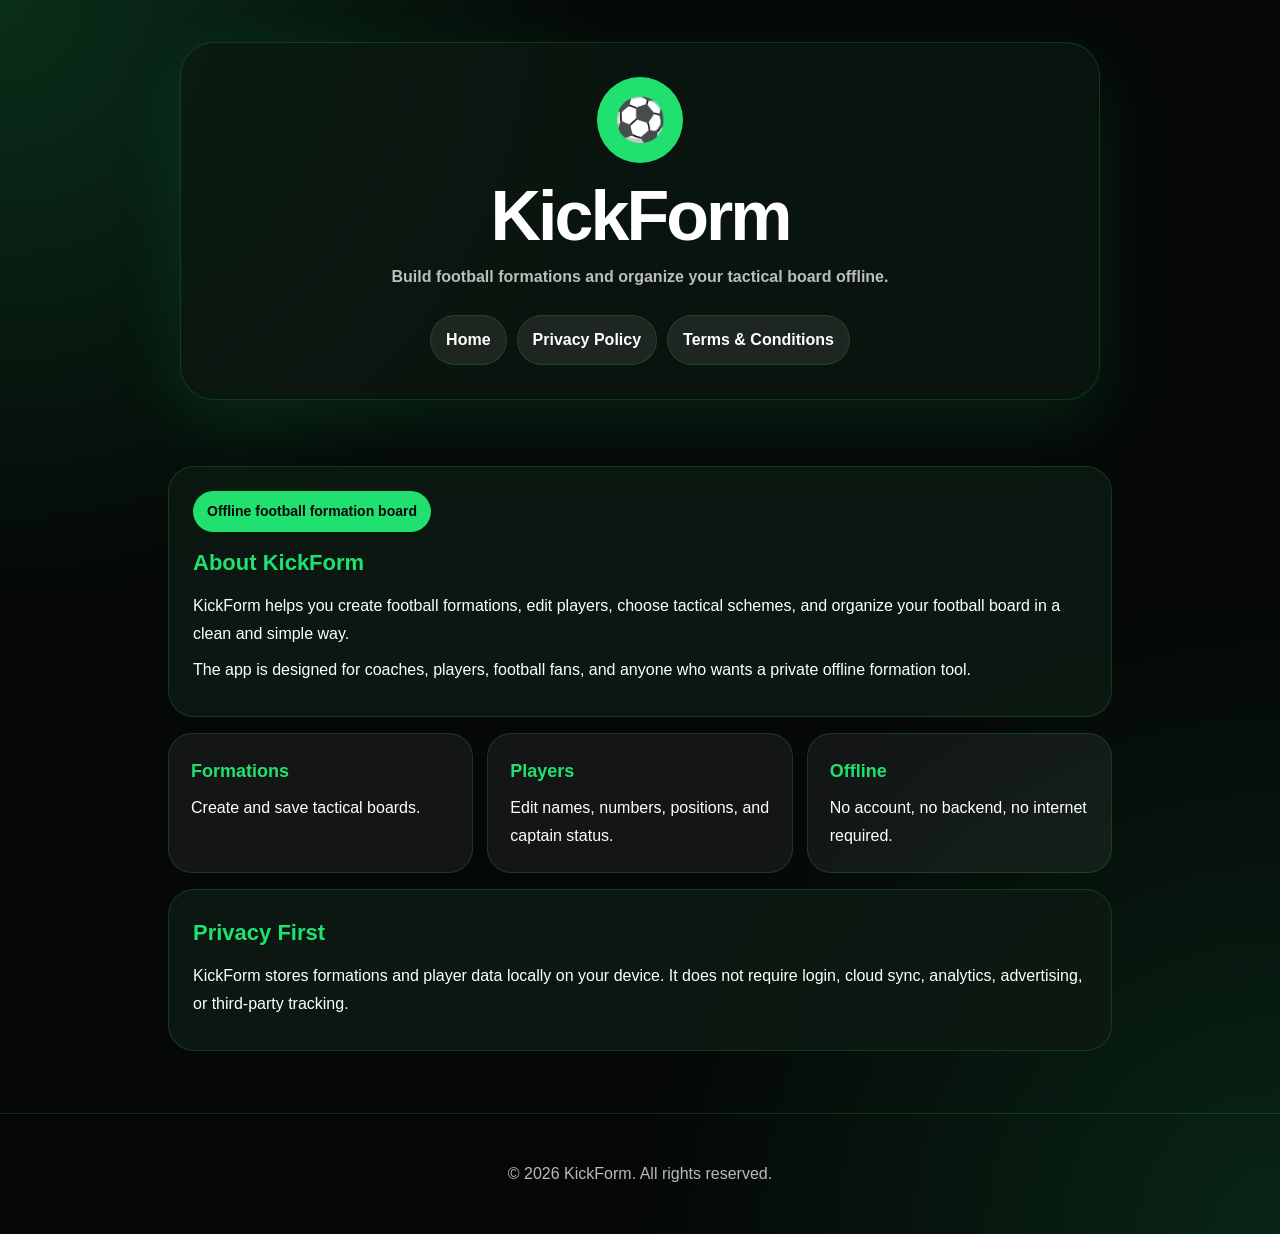
<file: docs/index.html>
<!DOCTYPE html>
<html lang="en">
<head>
    <meta charset="UTF-8" />
    <meta name="viewport" content="width=device-width, initial-scale=1.0" />
    <title>KickForm</title>
    <link rel="stylesheet" href="styles.css" />
</head>
<body>
<header>
    <div class="hero">
        <div class="logo-mark">⚽</div>
        <h1>KickForm</h1>
        <p>Build football formations and organize your tactical board offline.</p>
        <nav>
            <a href="index.html">Home</a>
            <a href="privacy-policy.html">Privacy Policy</a>
            <a href="terms-conditions.html">Terms & Conditions</a>
        </nav>
    </div>
</header>

<main>
    <section class="card">
        <span class="badge">Offline football formation board</span>
        <h2>About KickForm</h2>
        <p>KickForm helps you create football formations, edit players, choose tactical schemes, and organize your football board in a clean and simple way.</p>
        <p>The app is designed for coaches, players, football fans, and anyone who wants a private offline formation tool.</p>
    </section>

    <section class="grid">
        <div class="feature"><strong>Formations</strong><span>Create and save tactical boards.</span></div>
        <div class="feature"><strong>Players</strong><span>Edit names, numbers, positions, and captain status.</span></div>
        <div class="feature"><strong>Offline</strong><span>No account, no backend, no internet required.</span></div>
    </section>

    <section class="card">
        <h2>Privacy First</h2>
        <p>KickForm stores formations and player data locally on your device. It does not require login, cloud sync, analytics, advertising, or third-party tracking.</p>
    </section>
</main>

<footer>
    <p>© 2026 KickForm. All rights reserved.</p>
</footer>
</body>
</html>
</file>
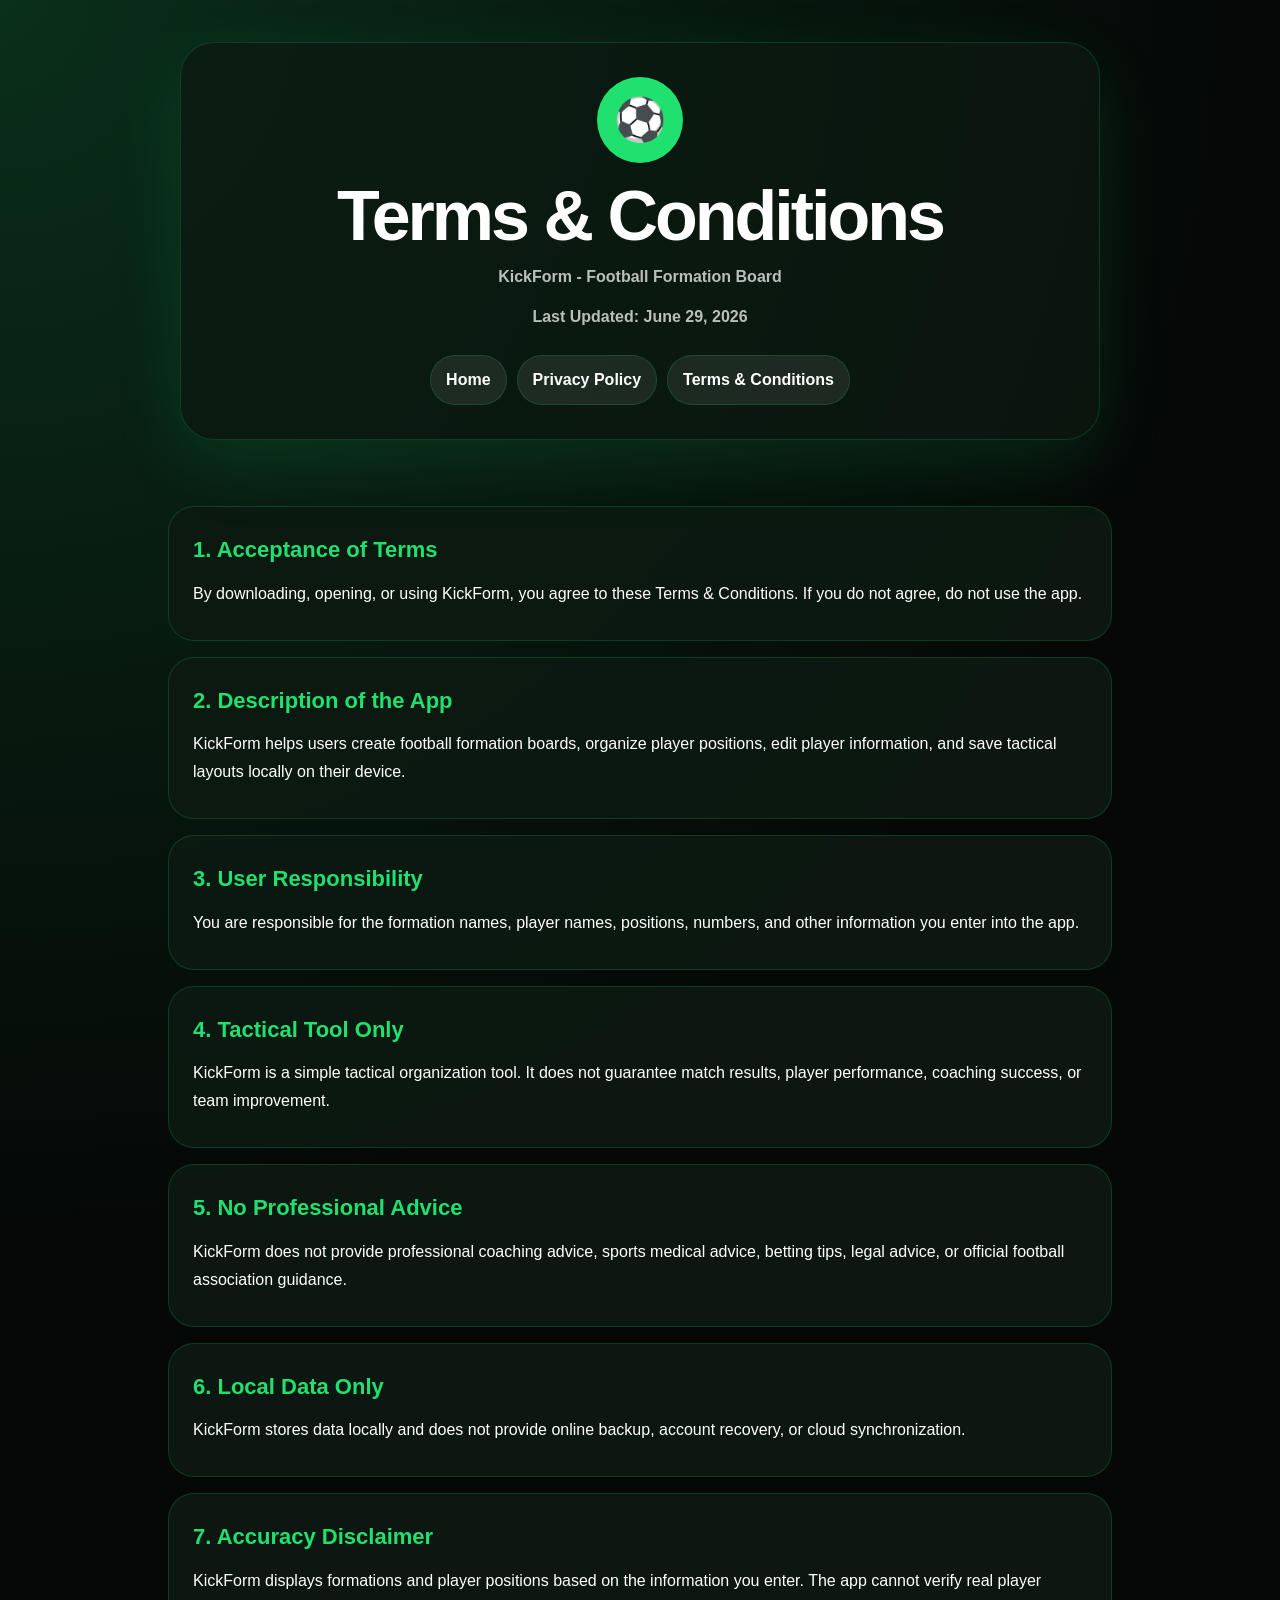
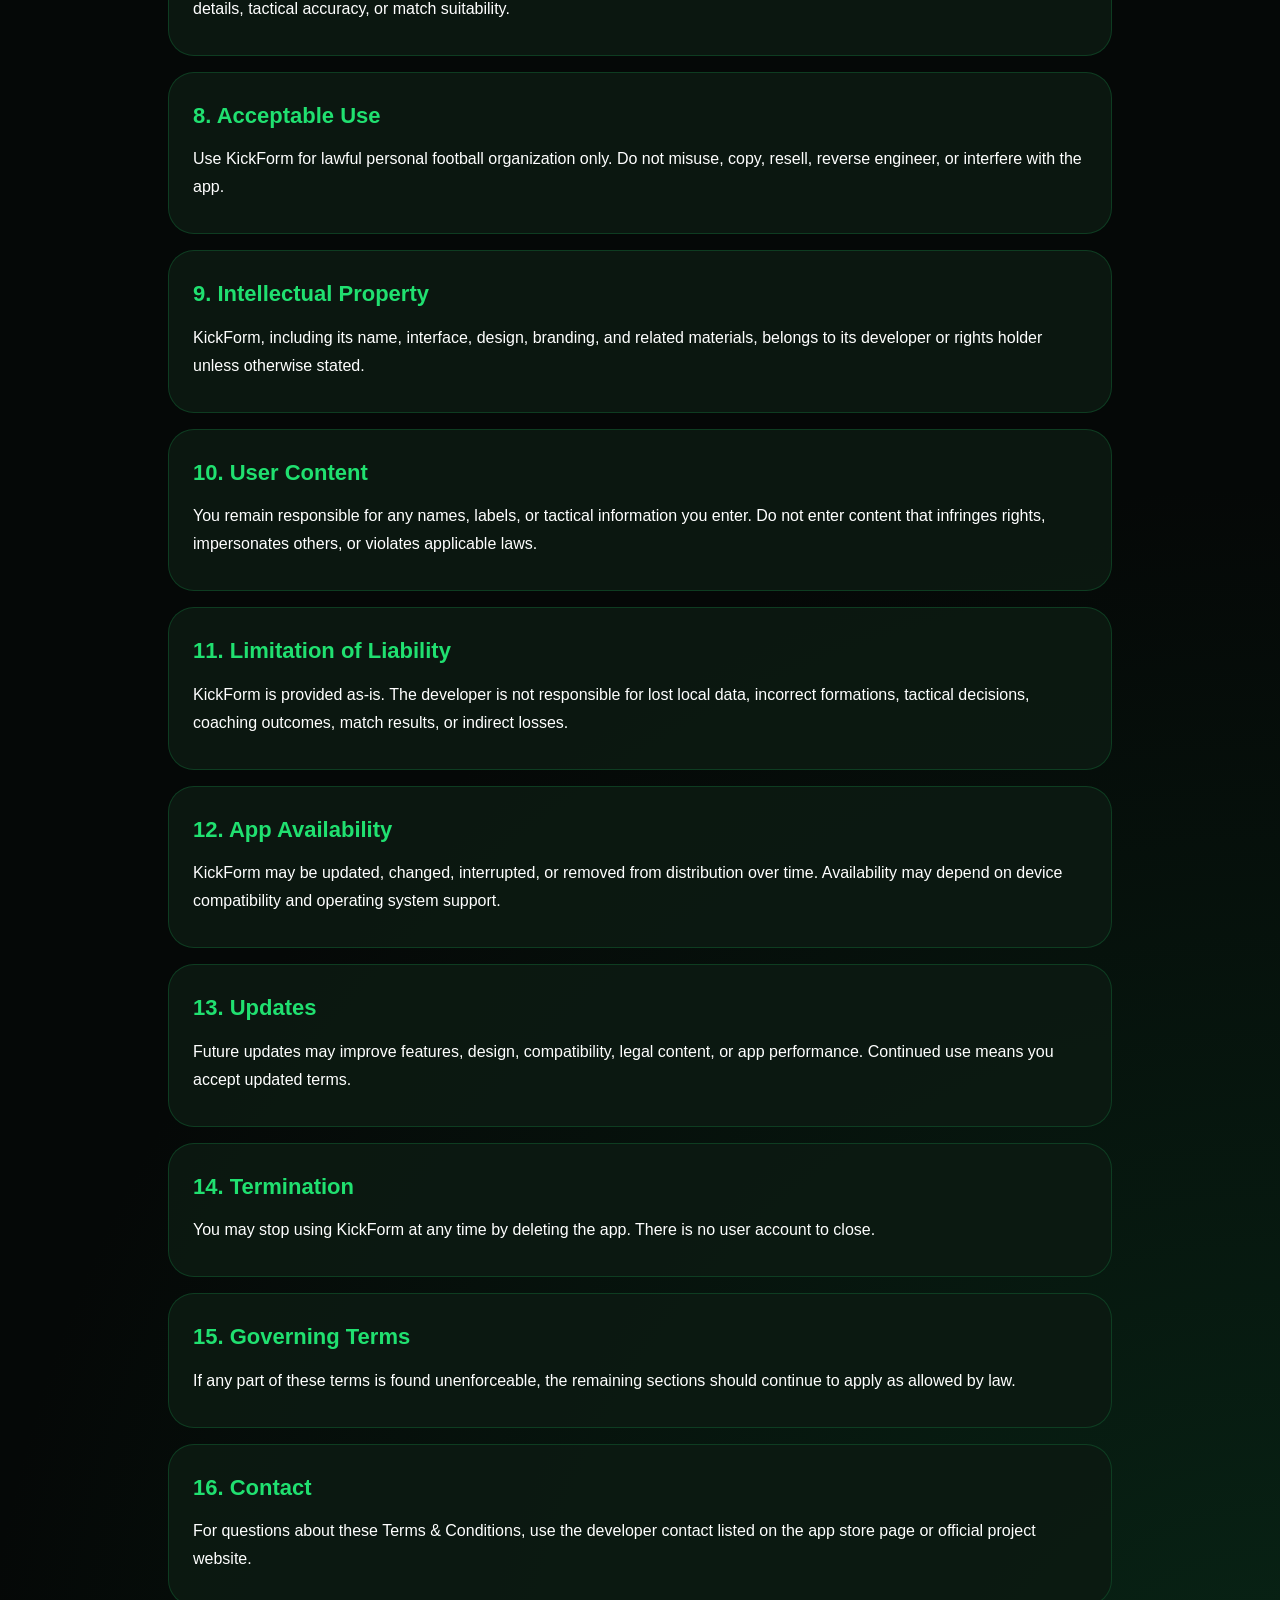
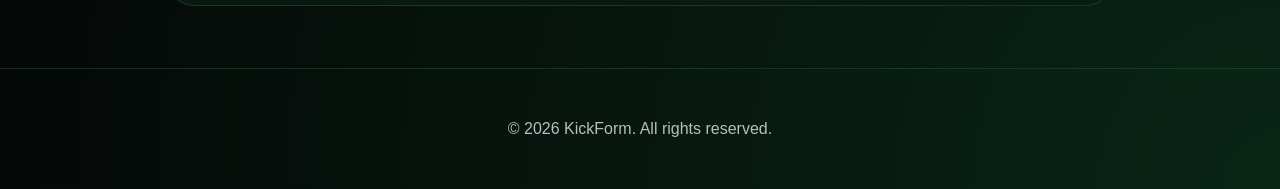
<file: docs/terms-conditions.html>
<!DOCTYPE html>
<html lang="en">
<head>
    <meta charset="UTF-8" />
    <meta name="viewport" content="width=device-width, initial-scale=1.0" />
    <title>KickForm Terms & Conditions</title>
    <link rel="stylesheet" href="styles.css" />
</head>
<body>
<header>
    <div class="hero">
        <div class="logo-mark">⚽</div>
        <h1>Terms & Conditions</h1>
        <p>KickForm - Football Formation Board</p>
        <p>Last Updated: June 29, 2026</p>
        <nav>
            <a href="index.html">Home</a>
            <a href="privacy-policy.html">Privacy Policy</a>
            <a href="terms-conditions.html">Terms & Conditions</a>
        </nav>
    </div>
</header>

<main>
    <section class="card"><h2>1. Acceptance of Terms</h2><p>By downloading, opening, or using KickForm, you agree to these Terms & Conditions. If you do not agree, do not use the app.</p></section>
    <section class="card"><h2>2. Description of the App</h2><p>KickForm helps users create football formation boards, organize player positions, edit player information, and save tactical layouts locally on their device.</p></section>
    <section class="card"><h2>3. User Responsibility</h2><p>You are responsible for the formation names, player names, positions, numbers, and other information you enter into the app.</p></section>
    <section class="card"><h2>4. Tactical Tool Only</h2><p>KickForm is a simple tactical organization tool. It does not guarantee match results, player performance, coaching success, or team improvement.</p></section>
    <section class="card"><h2>5. No Professional Advice</h2><p>KickForm does not provide professional coaching advice, sports medical advice, betting tips, legal advice, or official football association guidance.</p></section>
    <section class="card"><h2>6. Local Data Only</h2><p>KickForm stores data locally and does not provide online backup, account recovery, or cloud synchronization.</p></section>
    <section class="card"><h2>7. Accuracy Disclaimer</h2><p>KickForm displays formations and player positions based on the information you enter. The app cannot verify real player details, tactical accuracy, or match suitability.</p></section>
    <section class="card"><h2>8. Acceptable Use</h2><p>Use KickForm for lawful personal football organization only. Do not misuse, copy, resell, reverse engineer, or interfere with the app.</p></section>
    <section class="card"><h2>9. Intellectual Property</h2><p>KickForm, including its name, interface, design, branding, and related materials, belongs to its developer or rights holder unless otherwise stated.</p></section>
    <section class="card"><h2>10. User Content</h2><p>You remain responsible for any names, labels, or tactical information you enter. Do not enter content that infringes rights, impersonates others, or violates applicable laws.</p></section>
    <section class="card"><h2>11. Limitation of Liability</h2><p>KickForm is provided as-is. The developer is not responsible for lost local data, incorrect formations, tactical decisions, coaching outcomes, match results, or indirect losses.</p></section>
    <section class="card"><h2>12. App Availability</h2><p>KickForm may be updated, changed, interrupted, or removed from distribution over time. Availability may depend on device compatibility and operating system support.</p></section>
    <section class="card"><h2>13. Updates</h2><p>Future updates may improve features, design, compatibility, legal content, or app performance. Continued use means you accept updated terms.</p></section>
    <section class="card"><h2>14. Termination</h2><p>You may stop using KickForm at any time by deleting the app. There is no user account to close.</p></section>
    <section class="card"><h2>15. Governing Terms</h2><p>If any part of these terms is found unenforceable, the remaining sections should continue to apply as allowed by law.</p></section>
    <section class="card"><h2>16. Contact</h2><p>For questions about these Terms & Conditions, use the developer contact listed on the app store page or official project website.</p></section>
</main>

<footer>
    <p>© 2026 KickForm. All rights reserved.</p>
</footer>
</body>
</html>
</file>
<file: docs/styles.css>
:root {
  --green: #20e070;
  --dark: #07130d;
  --black: #050807;
  --field: #0b3d22;
  --card: #0d1a12;
  --white: #ffffff;
  --muted: rgba(255,255,255,.72);
  --line: rgba(32,224,112,.18);
}

* { box-sizing: border-box; }

body {
  margin: 0;
  font-family: Inter, Arial, Helvetica, sans-serif;
  background:
    radial-gradient(circle at top left, rgba(32,224,112,.18), transparent 34%),
    radial-gradient(circle at bottom right, rgba(11,61,34,.55), transparent 36%),
    var(--black);
  color: var(--white);
  line-height: 1.75;
}

header {
  padding: 42px 18px;
  min-height: 330px;
  display: grid;
  place-items: center;
  text-align: center;
}

.hero {
  width: 100%;
  max-width: 920px;
  padding: 34px 24px;
  background: rgba(13,26,18,.76);
  border: 1px solid var(--line);
  border-radius: 34px;
  box-shadow: 0 24px 70px rgba(32,224,112,.12);
}

.logo-mark {
  width: 86px;
  height: 86px;
  margin: 0 auto 18px;
  display: grid;
  place-items: center;
  border-radius: 50%;
  background: var(--green);
  color: var(--black);
  font-size: 42px;
  font-weight: 900;
}

h1 {
  margin: 0;
  font-size: clamp(38px, 7vw, 70px);
  letter-spacing: -3px;
  line-height: 1;
}

.hero p {
  max-width: 650px;
  margin: 12px auto 0;
  color: var(--muted);
  font-weight: 700;
}

nav {
  margin-top: 24px;
  display: flex;
  justify-content: center;
  gap: 10px;
  flex-wrap: wrap;
}

nav a {
  color: var(--white);
  text-decoration: none;
  font-weight: 900;
  padding: 10px 15px;
  border-radius: 999px;
  background: rgba(255,255,255,.08);
  border: 1px solid var(--line);
}

nav a:hover {
  background: var(--green);
  color: var(--black);
}

main {
  max-width: 980px;
  margin: 0 auto;
  padding: 24px 18px 46px;
}

.card {
  background: rgba(13,26,18,.9);
  border: 1px solid var(--line);
  border-radius: 26px;
  padding: 24px;
  margin-bottom: 16px;
}

.card h2 {
  margin: 0 0 10px;
  color: var(--green);
  font-size: 22px;
}

.card p { margin: 8px 0; }

.badge {
  display: inline-flex;
  background: var(--green);
  color: var(--black);
  padding: 8px 14px;
  border-radius: 999px;
  font-size: 14px;
  font-weight: 900;
  margin-bottom: 12px;
}

.grid {
  display: grid;
  grid-template-columns: repeat(3, 1fr);
  gap: 14px;
  margin-bottom: 16px;
}

.feature {
  background: rgba(255,255,255,.06);
  border: 1px solid var(--line);
  border-radius: 24px;
  padding: 22px;
}

.feature strong {
  display: block;
  color: var(--green);
  font-size: 18px;
  margin-bottom: 6px;
}

.summary-list { padding-left: 20px; }
.summary-list li { margin-bottom: 8px; }

footer {
  text-align: center;
  padding: 30px 18px;
  color: var(--muted);
  border-top: 1px solid var(--line);
}

@media (max-width: 760px) {
  header { min-height: 300px; padding: 26px 14px; }
  .hero { padding: 26px 18px; border-radius: 28px; }
  .grid { grid-template-columns: 1fr; }
  h1 { letter-spacing: -2px; }
}
</file>
